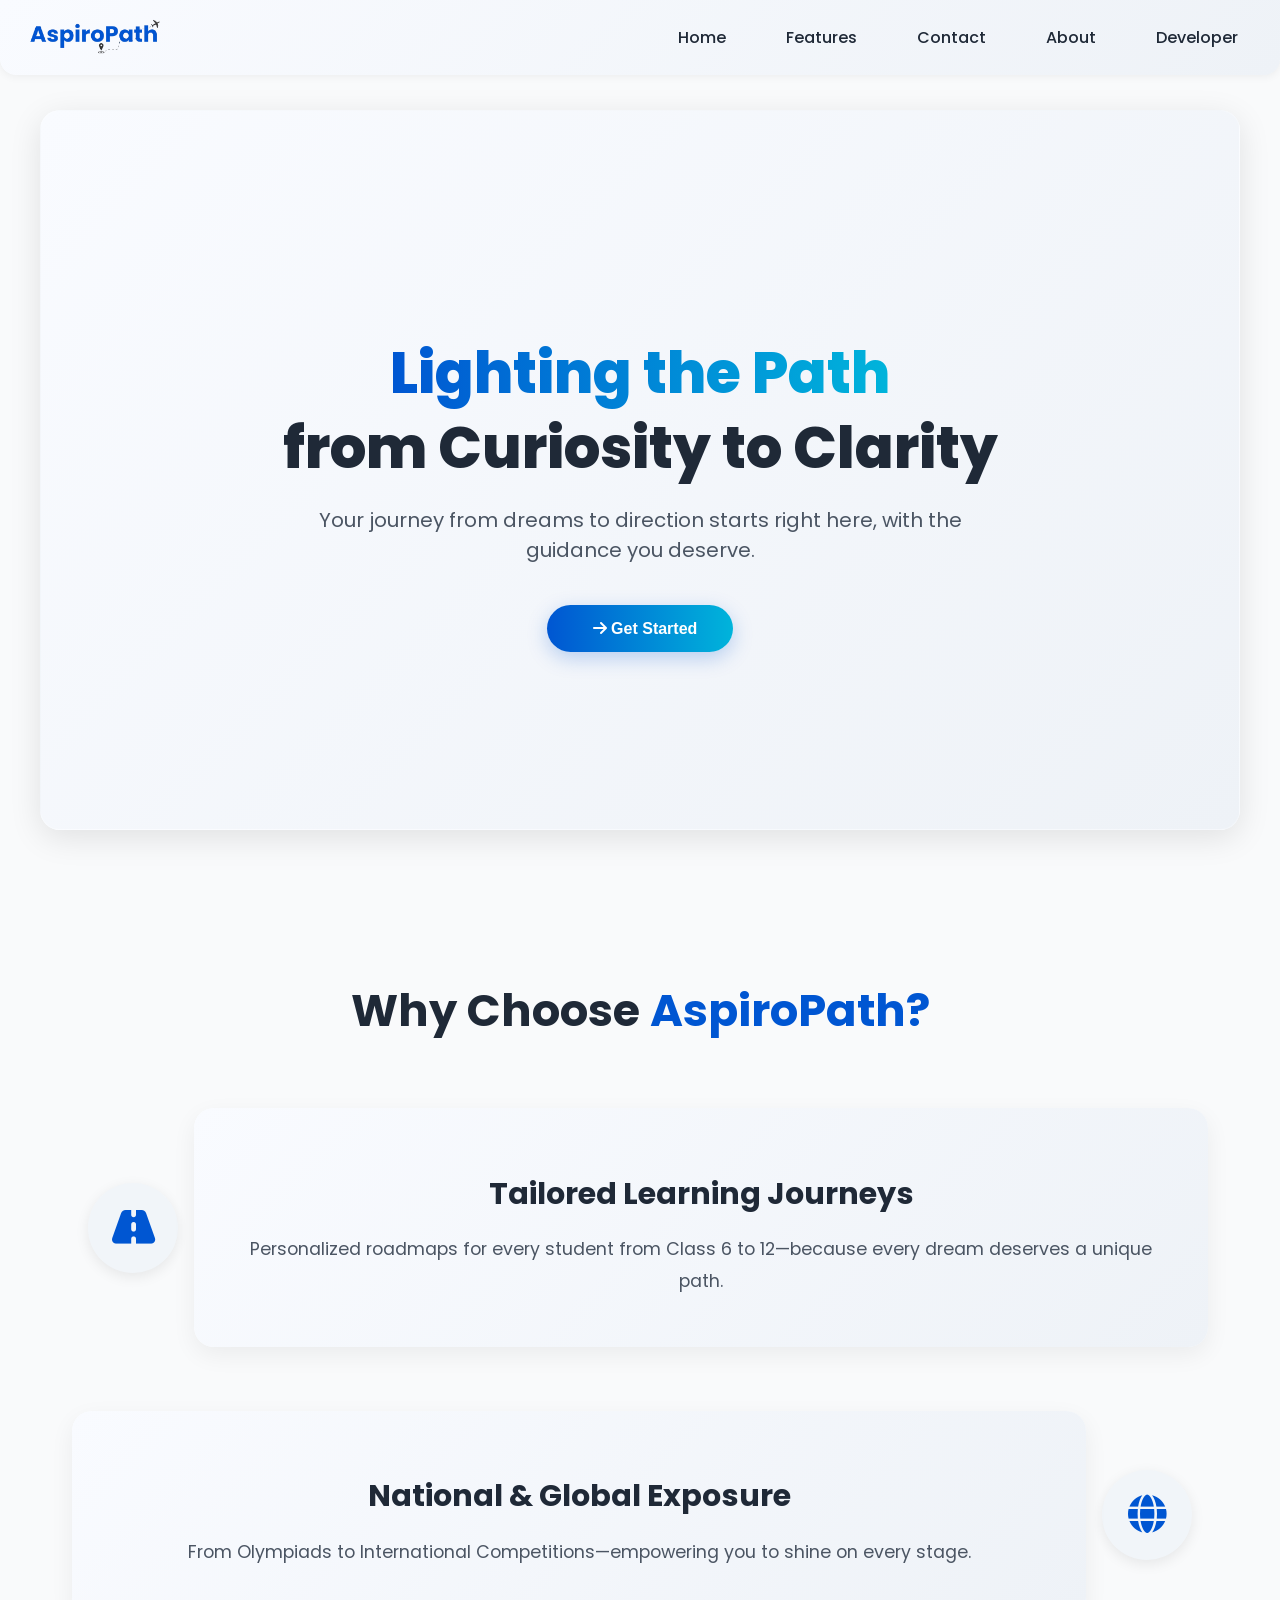
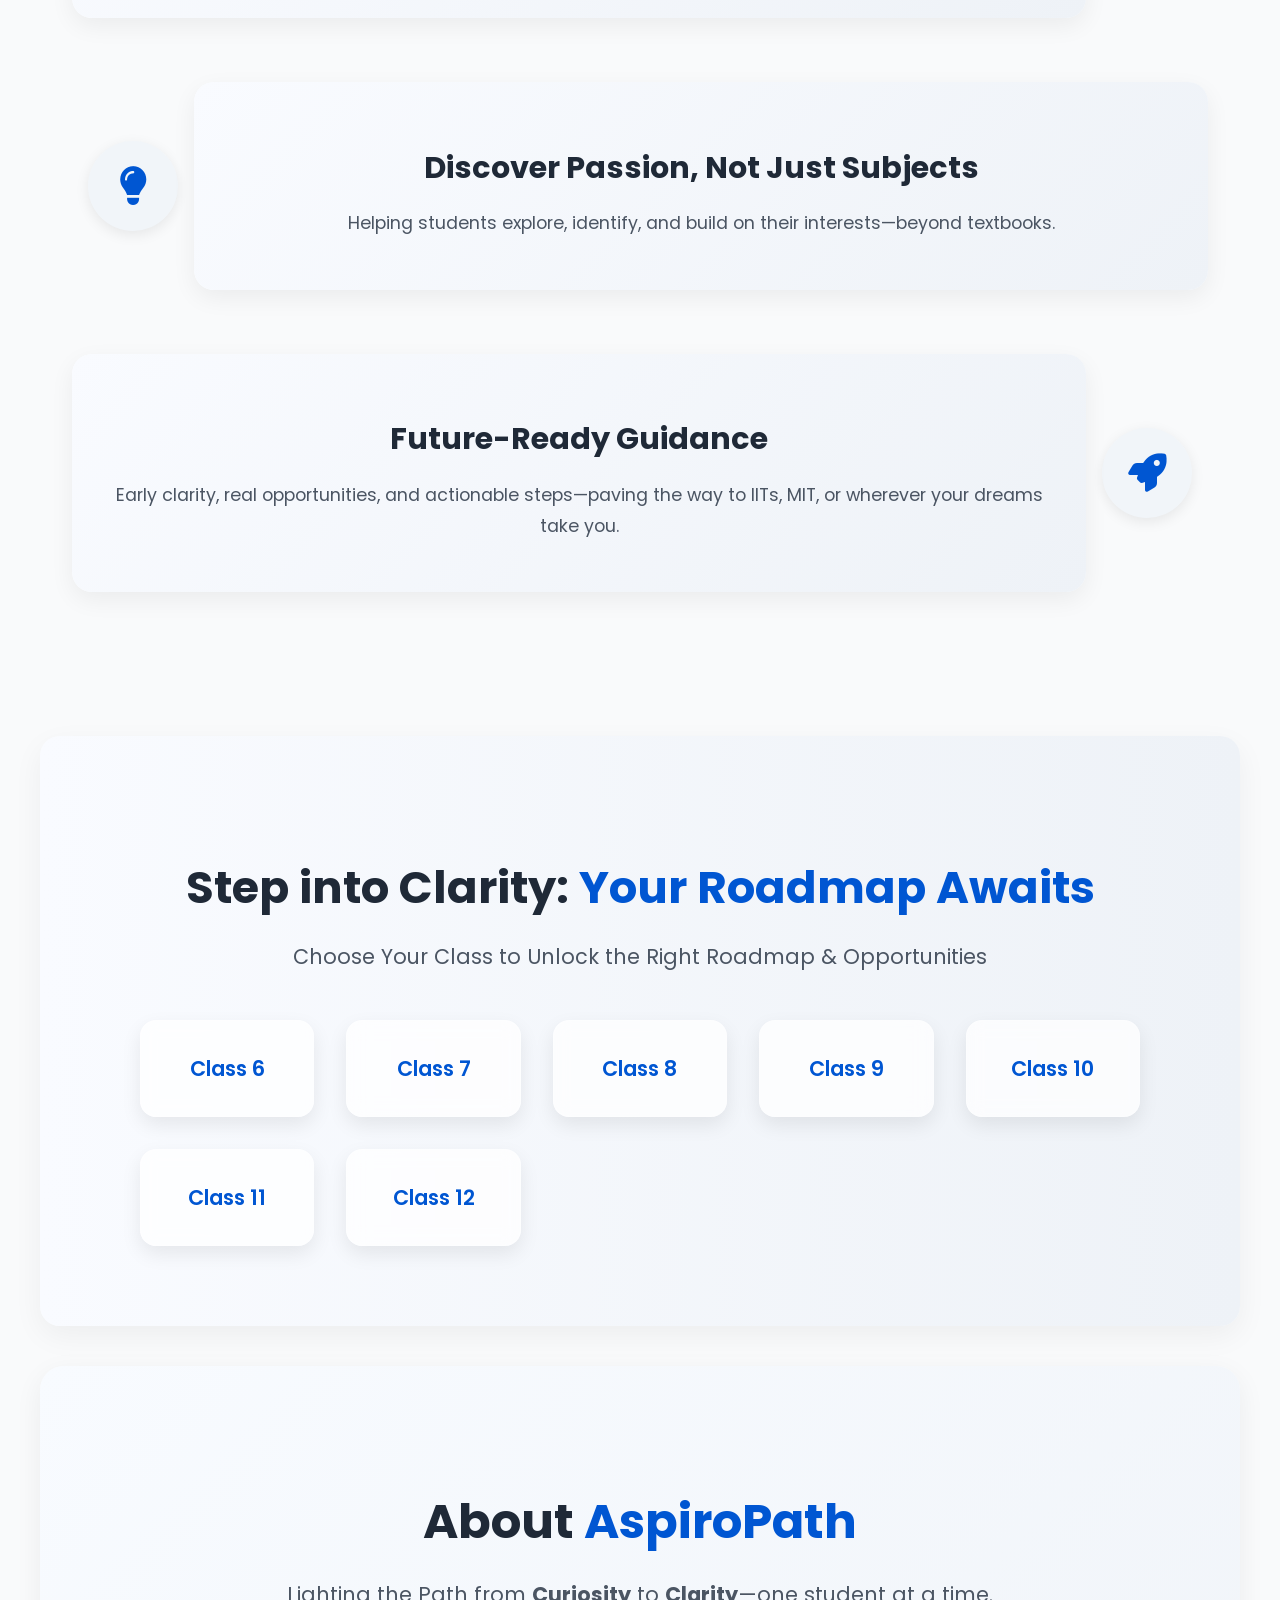
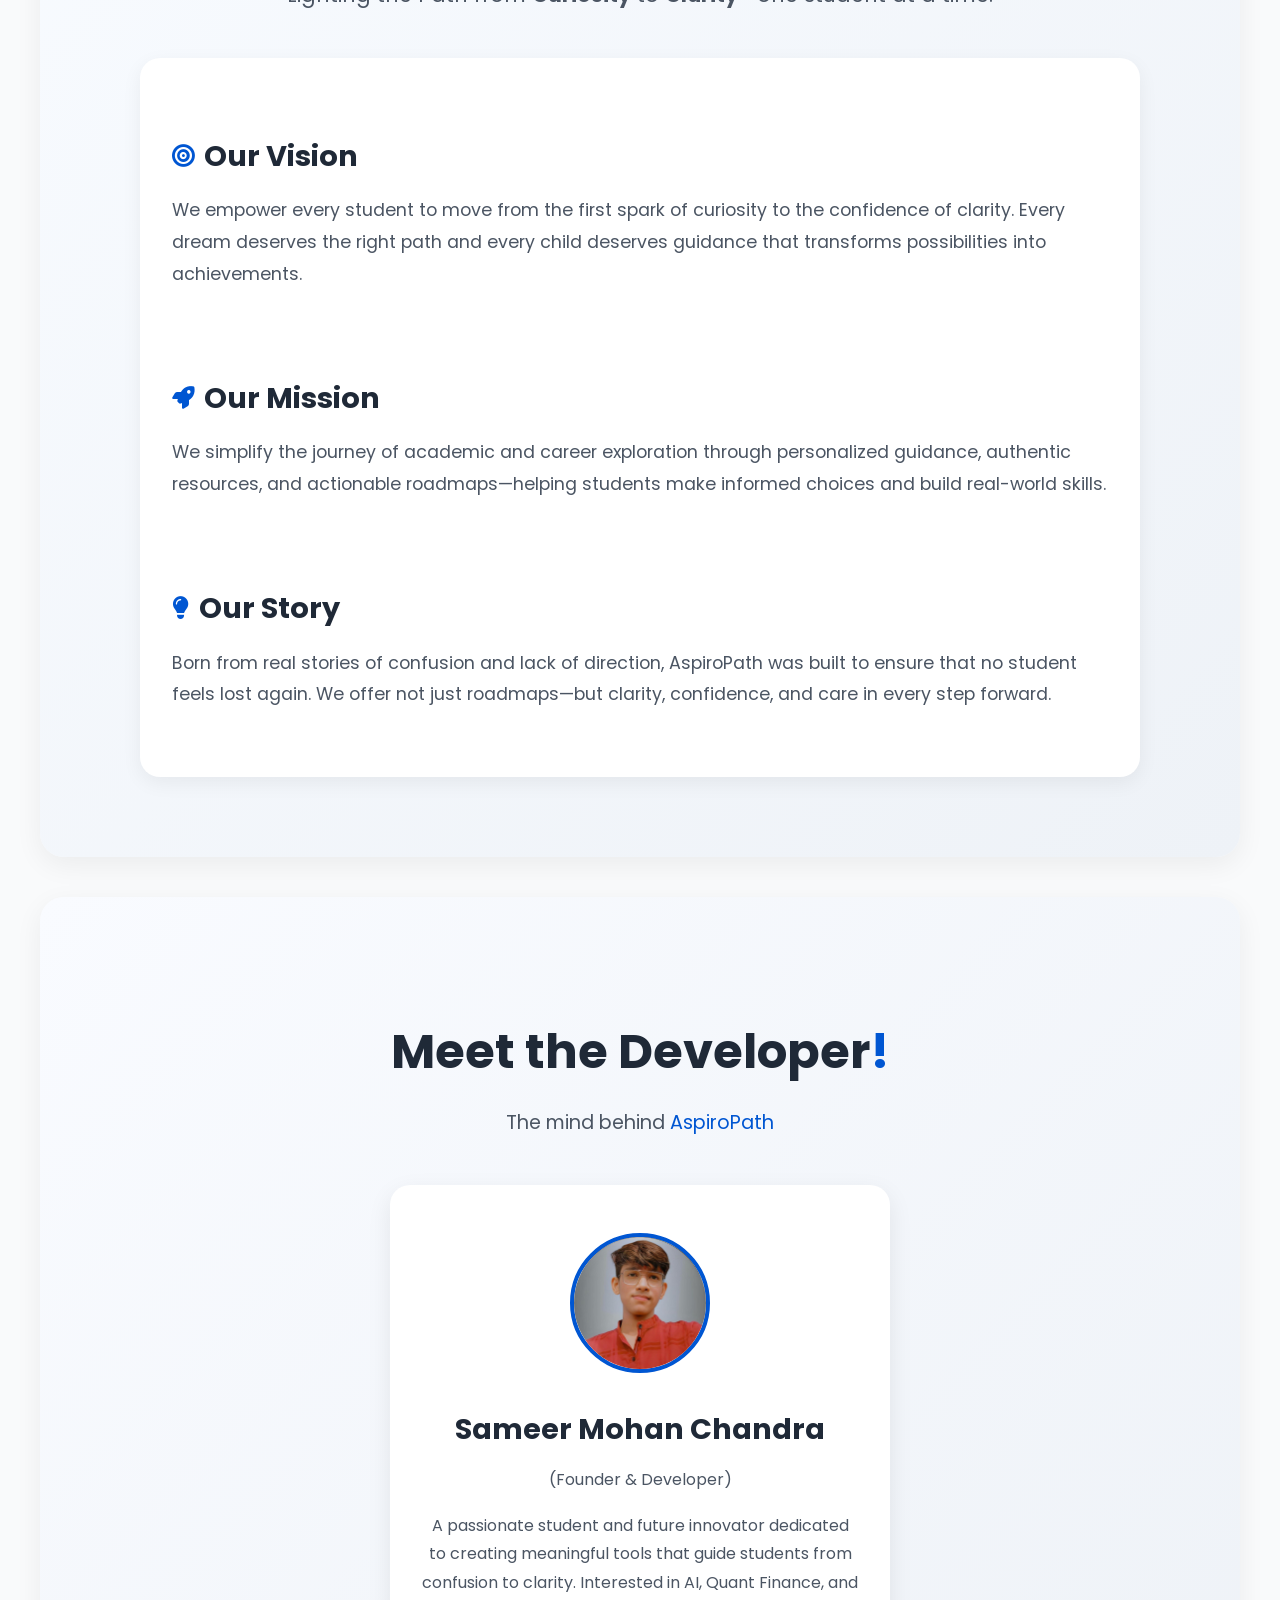
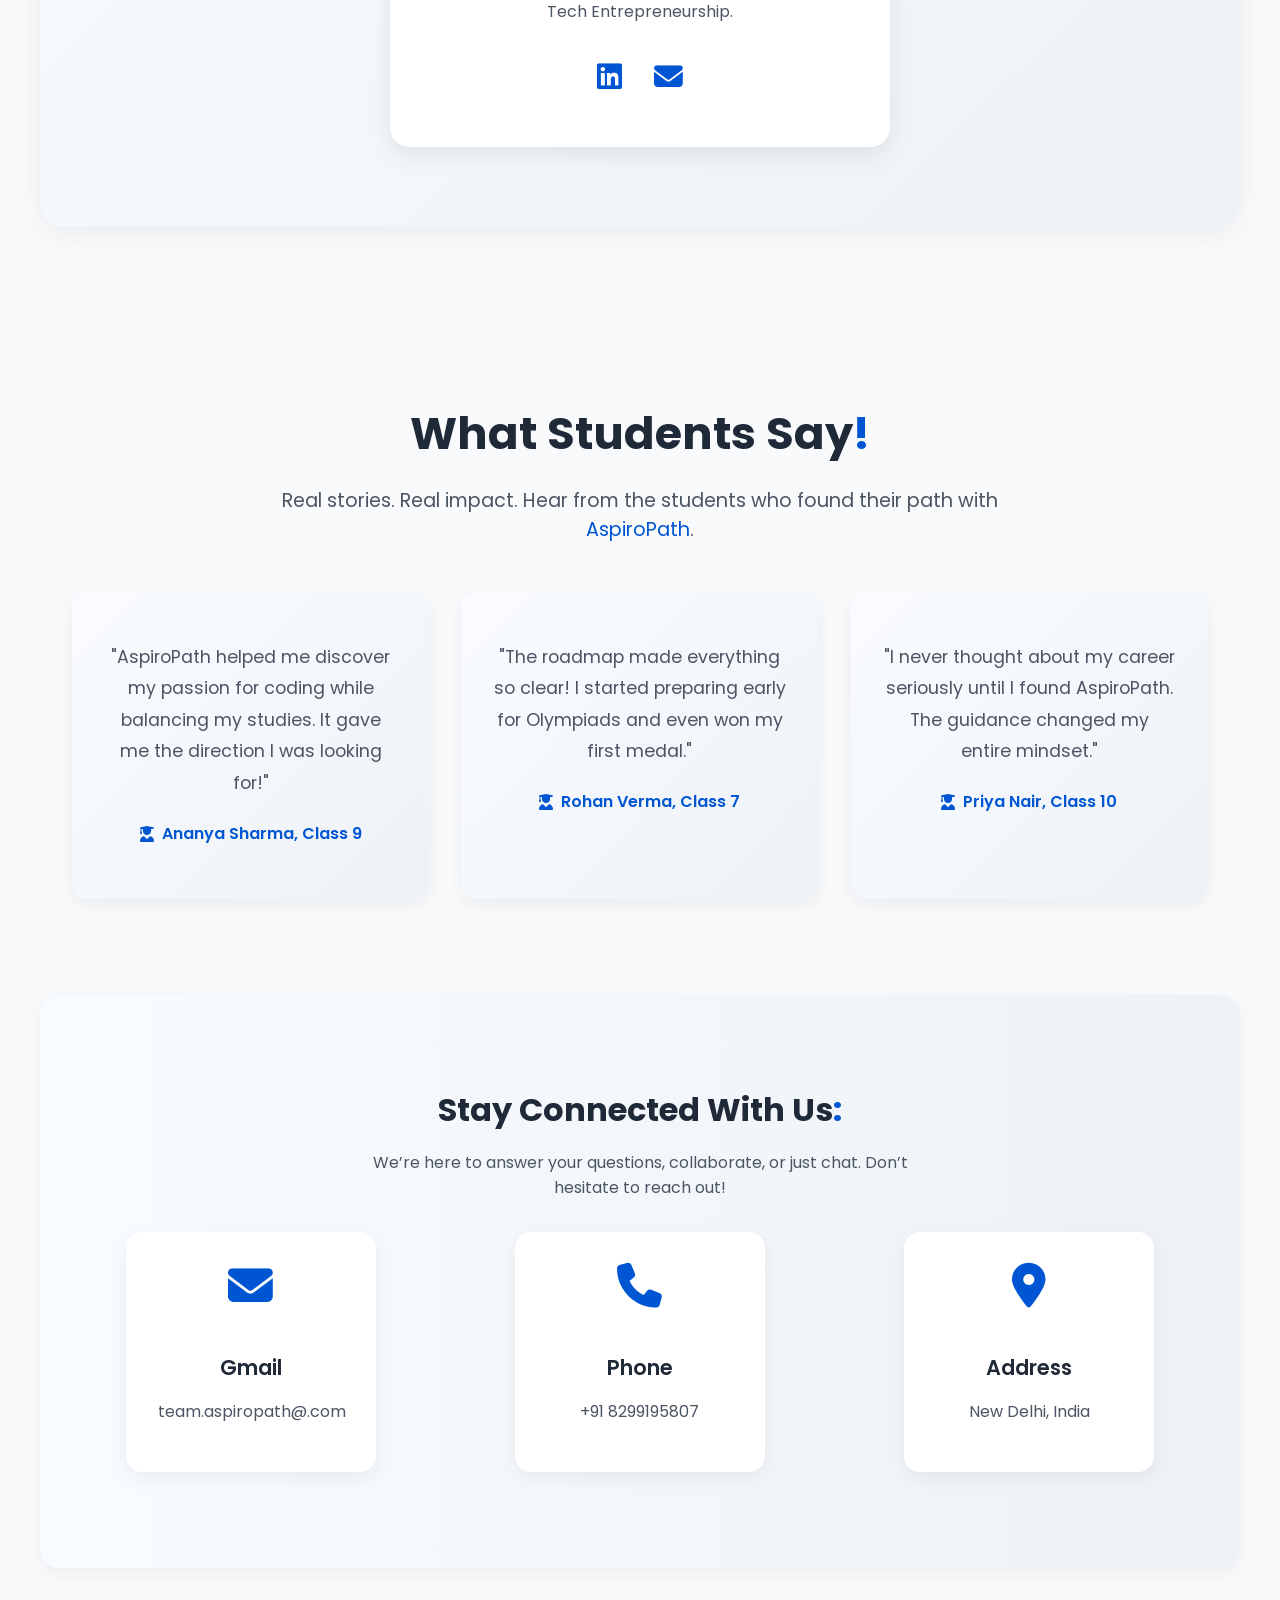
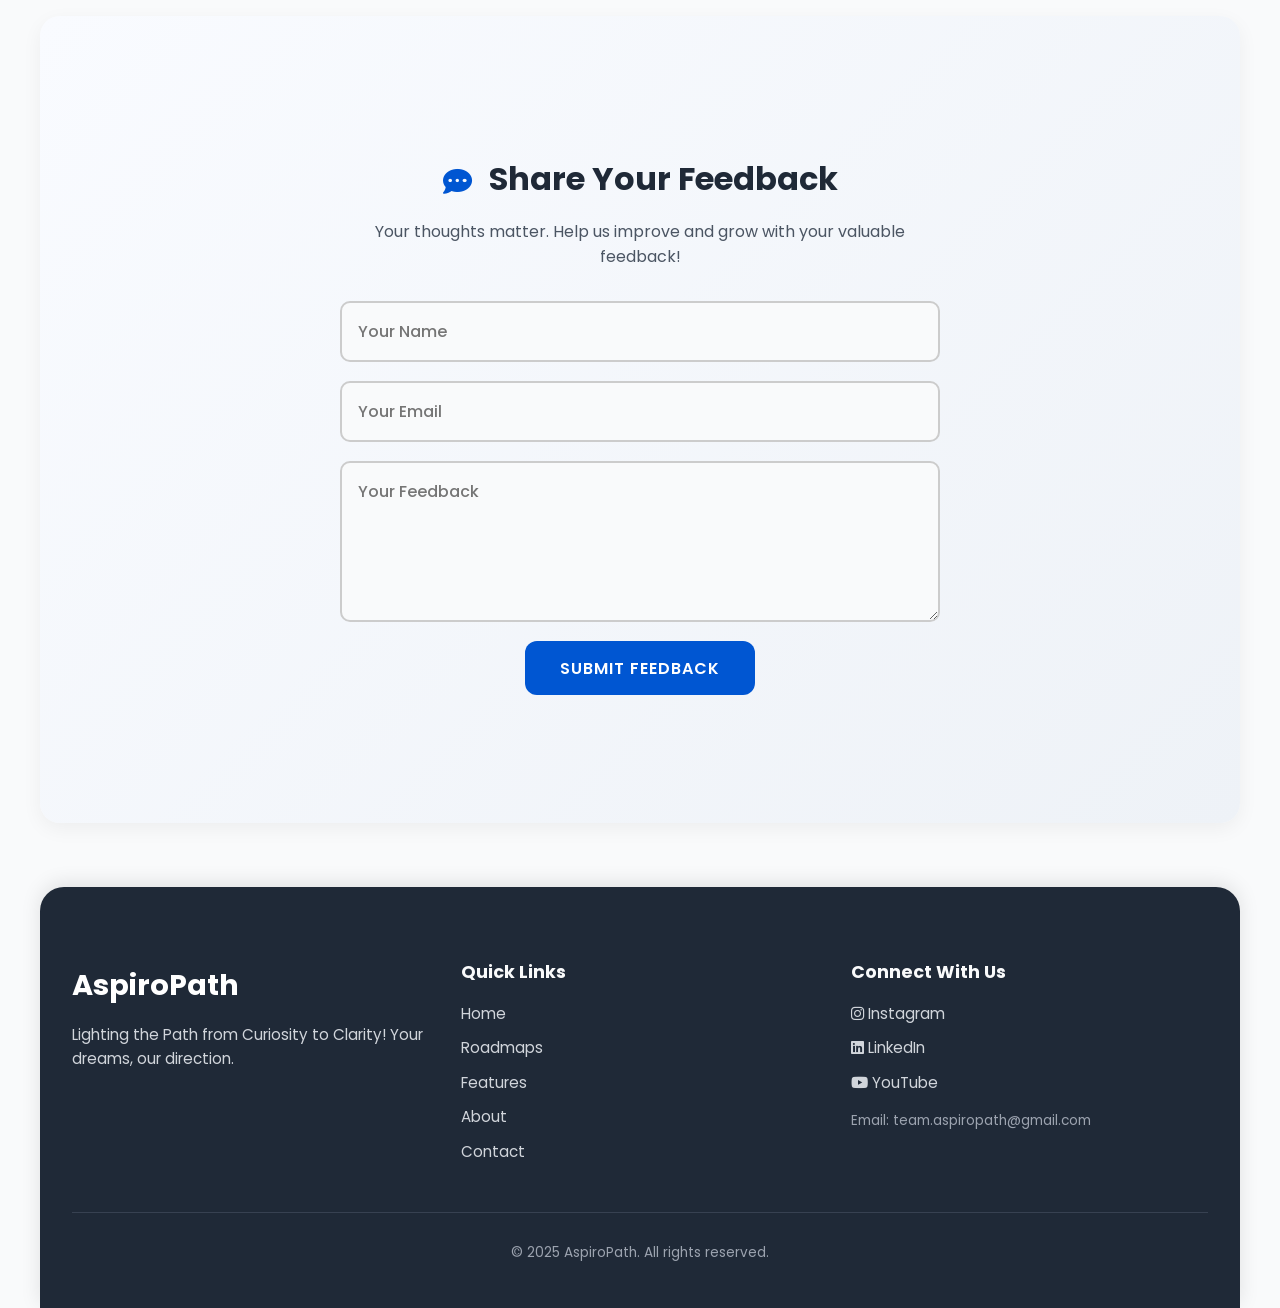
<file: index.html>
<!DOCTYPE html>
<html lang="en">
<head>
  <meta charset="UTF-8" />
  <meta name="viewport" content="width=device-width, initial-scale=1.0" />
  <title>AspiroPath - Lighting the Path from Curiosity to Clarity</title>

  <!-- Meta Description -->
  <meta name="description" content="AspiroPath offers personalized guidance and roadmaps for students from Class 6 to 12—helping them turn dreams into direction with clarity and confidence.">

  <!-- Open Graph Meta for Social Sharing -->
  <meta property="og:title" content="AspiroPath - Lighting the Path from Curiosity to Clarity">
  <meta property="og:description" content="Personalized guidance and actionable roadmaps for students to achieve their dreams.">
  <meta property="og:image" content="images/hero-image.png"> <!-- Fixed path -->
  <meta property="og:url" content="https://your-website-link.com">
  <meta name="twitter:card" content="summary_large_image">

  <!-- Favicon -->
  <!-- Favicon and App Icons -->
<link rel="apple-touch-icon" sizes="180x180" href="images/apple-touch-icon.png">
<link rel="icon" type="image/png" sizes="32x32" href="images/favicon-32x32.png">
<link rel="icon" type="image/png" sizes="16x16" href="images/favicon-16x16.png">
<link rel="manifest" href="images/site.webmanifest">
<link rel="shortcut icon" href="images/favicon.ico" type="image/x-icon">

<!-- Android Icons -->
<link rel="icon" type="image/png" sizes="192x192" href="images/android-chrome-192x192.png">
<link rel="icon" type="image/png" sizes="512x512" href="images/android-chrome-512x512.png">

  <!-- Google Fonts: Poppins -->
  <link href="https://fonts.googleapis.com/css2?family=Poppins:wght@400;500;600;700&display=swap" rel="stylesheet">

  <!-- Font Awesome for Icons -->
  <link rel="stylesheet" href="https://cdnjs.cloudflare.com/ajax/libs/font-awesome/6.5.0/css/all.min.css">

  <link rel="stylesheet" href="style.css" />
</head>
<body>

<header class="navbar">
  <div class="logo">
    <a href="#home">
      <img src="aspiropath-logo.png" alt="AspiroPath Logo" class="logo-img">
    </a>
  </div>

  <div class="menu-toggle" id="menu-toggle">
    <i class="fas fa-bars"></i>
  </div>

  <nav id="nav">
    <ul class="nav-links">
      <li><a href="#home">Home</a></li>
      <li><a href="#features">Features</a></li>
      <li><a href="#contact">Contact</a></li>
      <li><a href="#about">About</a></li>
      <li><a href="#developer">Developer</a></li>
    </ul>
  </nav>
</header>


<section class="hero" id="home">
  <div class="hero-content">
    <h1><span>Lighting the Path</span><br> from Curiosity to Clarity</h1>
    <p>Your journey from dreams to direction starts right here, with the guidance you deserve.</p>
    <button class="hero-btn" onclick="window.location.href='#roadmap'">
      <i class="fas fa-arrow-right"></i> Get Started
    </button>
  </div>
</section>

  <section class="features-section" id="features">
  <h2 class="features-title">Why Choose <span class="highlight-text">AspiroPath?</span></h2>

  <div class="feature feature-left">
    <div class="feature-icon"><i class="fas fa-road"></i></div>
    <div class="feature-text">
      <h3>Tailored Learning Journeys</h3>
      <p>Personalized roadmaps for every student from Class 6 to 12—because every dream deserves a unique path.</p>
    </div>
  </div>

  <div class="feature feature-right">
    <div class="feature-icon"><i class="fas fa-globe"></i></div>
    <div class="feature-text">
      <h3>National & Global Exposure</h3>
      <p>From Olympiads to International Competitions—empowering you to shine on every stage.</p>
    </div>
  </div>

  <div class="feature feature-left">
    <div class="feature-icon"><i class="fas fa-lightbulb"></i></div>
    <div class="feature-text">
      <h3>Discover Passion, Not Just Subjects</h3>
      <p>Helping students explore, identify, and build on their interests—beyond textbooks.</p>
    </div>
  </div>

  <div class="feature feature-right">
    <div class="feature-icon"><i class="fas fa-rocket"></i></div>
    <div class="feature-text">
      <h3>Future-Ready Guidance</h3>
      <p>Early clarity, real opportunities, and actionable steps—paving the way to IITs, MIT, or wherever your dreams take you.</p>
    </div>
  </div>
</section>

  <section class="roadmap-section" id="roadmap">
    <h2 class="roadmap-title">Step into Clarity: <span class="highlight">Your Roadmap Awaits</span></h2>
    <p class="roadmap-subtitle">Choose Your Class to Unlock the Right Roadmap & Opportunities</p>

    <div class="class-cards">
      <div class="class-card">Class 6</div>
      <div class="class-card">Class 7</div>
      <div class="class-card">Class 8</div>
      <div class="class-card">Class 9</div>
      <div class="class-card">Class 10</div>
      <div class="class-card">Class 11</div>
      <div class="class-card">Class 12</div>
    </div>
  </section>

  <section class="about-section" id="about">
    <h2 class="about-title">About <span class="highlight-text">AspiroPath</span></h2>
    <p class="about-subtitle">Lighting the Path from <strong>Curiosity</strong> to <strong>Clarity</strong>—one student at a time.</p>

    <div class="about-box">
      <div class="about-item">
        <h3><i class="fas fa-bullseye"></i> Our Vision</h3>
        <p>We empower every student to move from the first spark of curiosity to the confidence of clarity. Every dream deserves the right path and every child deserves guidance that transforms possibilities into achievements.</p>
      </div>

      <div class="about-item">
        <h3><i class="fas fa-rocket"></i> Our Mission</h3>
        <p>We simplify the journey of academic and career exploration through personalized guidance, authentic resources, and actionable roadmaps—helping students make informed choices and build real-world skills.</p>
      </div>

      <div class="about-item">
        <h3><i class="fas fa-lightbulb"></i> Our Story</h3>
        <p>Born from real stories of confusion and lack of direction, AspiroPath was built to ensure that no student feels lost again. We offer not just roadmaps—but clarity, confidence, and care in every step forward.</p>
      </div>
    </div>
  </section>

<section class="developer-section" id="developer">
  <h2 class="developer-title">
    Meet the Developer<span class="highlight-text">!</span>
    </h2>
  <p class="developer-subtitle">
    The mind behind <span class="highlight-text">AspiroPath</span>
  </p>

  <div class="developer-card">
    <img src="sameer-profile.jpg" alt="Sameer Mohan Chandra" class="developer-pic">
    <h3 class="developer-name">Sameer Mohan Chandra</h3>
    <p class="developer-role">(Founder & Developer)</p>
    <p class="developer-bio">
      A passionate student and future innovator dedicated to creating meaningful tools that guide students from confusion to clarity. Interested in AI, Quant Finance, and Tech Entrepreneurship.
    </p>
    <div class="developer-socials">
      <a href="https://www.linkedin.com/in/sameermohanchandra" target="_blank">
        <i class="fa-brands fa-linkedin"></i>
      </a>
      <a href="mailto:sameermohanc@gmail.com">
        <i class="fa-solid fa-envelope"></i>
      </a>
    </div>
  </div>
</section>

  <div id="roadmap-modal" class="modal hidden">
    <div class="modal-content">
      <span class="close-btn">&times;</span>
      <h3 id="modal-title">Class Roadmap</h3>
      <p id="modal-text">Roadmap content yahan dikhega.</p>
    </div>
  </div>

  <section class="testimonials-section">
    <h2 class="testimonials-title">What Students Say<span class="highlight-text">!</span></h2>
    <p class="testimonials-subtitle">Real stories. Real impact. Hear from the students who found their path with <span class="highlight-text">AspiroPath</span>.</p>

    <div class="testimonials-container">
      <div class="testimonial-card">
        <p>"AspiroPath helped me discover my passion for coding while balancing my studies. It gave me the direction I was looking for!"</p>
        <h4><i class="fa-solid fa-user-graduate"></i> Ananya Sharma, Class 9</h4>
      </div>
      <div class="testimonial-card">
        <p>"The roadmap made everything so clear! I started preparing early for Olympiads and even won my first medal."</p>
        <h4><i class="fa-solid fa-user-graduate"></i> Rohan Verma, Class 7</h4>
      </div>
      <div class="testimonial-card">
        <p>"I never thought about my career seriously until I found AspiroPath. The guidance changed my entire mindset."</p>
        <h4><i class="fa-solid fa-user-graduate"></i> Priya Nair, Class 10</h4>
      </div>
    </div>
  </section>

  <section class="contact-section" id="contact">
    <div class="container">
      <h2 class="section-title">Stay Connected With Us<span class="highlight-text">:</span></h2>
      <p class="section-subtitle">We’re here to answer your questions, collaborate, or just chat. Don’t hesitate to reach out!</p>

      <div class="contact-info-grid">
        <div class="contact-item">
          <i class="fas fa-envelope contact-icon"></i>
          <h4>Gmail</h4>
          <p>team.aspiropath@.com</p>
        </div>
        <div class="contact-item">
          <i class="fas fa-phone contact-icon"></i>
          <h4>Phone</h4>
          <p>+91 8299195807</p>
        </div>
        <div class="contact-item">
          <i class="fas fa-map-marker-alt contact-icon"></i>
          <h4>Address</h4>
          <p>New Delhi, India</p>
        </div>
      </div>
    </div>
  </section>

  <section class="feedback-section" id="feedback">
  <div class="container">
    <h2 class="section-title">
      <i class="fas fa-comment-dots feedback-icon"></i> Share Your Feedback
    </h2>
    <p class="section-subtitle">Your thoughts matter. Help us improve and grow with your valuable feedback!</p>

    <form class="feedback-form" action=https://script.google.com/macros/s/AKfycbyI9Cdgsp_JAzCumDF1kVYVySNUqanJOldGmBJ1_ZHm8XWYXHs3T8p4pL2D3NIjXV6ixA/exec   method="POST">
  <input type="text" name="name" placeholder="Your Name" required>
  <input type="email" name="email" placeholder="Your Email" required>
  <textarea name="message" rows="5" placeholder="Your Feedback" required></textarea>
  <button type="submit">Submit Feedback</button>
</form>
  </div>
</section>

  <footer class="footer-section">
  <div class="footer-container">
    <div class="footer-column">
      <h3 class="footer-logo">AspiroPath</h3>
      <p class="footer-description">
        Lighting the Path from Curiosity to Clarity!  
        Your dreams, our direction.
      </p>
    </div>

    <div class="footer-column">
      <h4>Quick Links</h4>
      <ul class="footer-links">
        <li><a href="#home">Home</a></li>
        <li><a href="#roadmap">Roadmaps</a></li>
        <li><a href="#features">Features</a></li>
        <li><a href="#about">About</a></li>
        <li><a href="#contact">Contact</a></li>
      </ul>
    </div>

    <div class="footer-column">
      <h4>Connect With Us</h4>
      <ul class="footer-social">
        <li><a href="https://www.instagram.com/aspiropath.hq?igsh=MWt6OThoaXJpbm9uNg=="><i class="fab fa-instagram"></i> Instagram</a></li>
        <li><a href="https://www.linkedin.com/company/aspiropath/"><i class="fab fa-linkedin"></i> LinkedIn</a></li>
        <li><a href="#"><i class="fab fa-youtube"></i> YouTube</a></li>
      </ul>
      <p class="footer-contact">Email: team.aspiropath@gmail.com</p>
    </div>
  </div>

  <div class="footer-bottom">
    <p>&copy; 2025 AspiroPath. All rights reserved.</p>
  </div>
</footer>

  <script src="script.js"></script>
</body>
</html>
</file>
<file: style.css>
html {
  scroll-behavior: smooth;
}

body {
  margin: 0;
  padding-top: 80px; /* 👈 Prevent content hiding behind fixed navbar */
  font-family: 'Poppins', sans-serif;
  background-color: #f9fafb;
  color: #1f2937;
}

/* Navbar */
/* Navbar - Clean & Final */
.navbar {
  position: fixed;
  top: 0;
  left: 0;
  width: 100%;
  z-index: 999;
  background: linear-gradient(135deg, #f9fbff, #eef2f7);
  backdrop-filter: blur(10px);
  box-shadow: 0 4px 12px rgba(0, 0, 0, 0.05);
  display: flex;
  justify-content: space-between;
  align-items: center;
  padding: 0.8rem 2rem;
  border-radius: 0 0 16px 16px;
}

/* Logo */
.logo-img {
  height: 45px;
  width: auto;
  cursor: pointer;
  animation: breathing 3s ease-in-out infinite;
}

@keyframes breathing {
  0% { transform: scale(1); }
  50% { transform: scale(1.05); }
  100% { transform: scale(1); }
}

/* Menu Icon (for mobile toggle) */
.menu-toggle {
  display: none;
  font-size: 2rem;
  color: #0056D2;
  cursor: pointer;
}

/* Nav Links */
.nav-links {
  list-style: none;
  display: flex;
  gap: 2rem;
  margin: 0;
  padding: 0;
}

.nav-links a {
  text-decoration: none;
  color: #1f2937;
  font-weight: 500;
  padding: 10px 18px;
  border-radius: 30px;
  position: relative;
  transition: all 0.3s ease;
}

.nav-links a::after {
  content: "";
  position: absolute;
  left: 50%;
  bottom: 4px;
  transform: translateX(-50%);
  width: 0%;
  height: 2px;
  background-color: #0056D2;
  border-radius: 50px;
  transition: width 0.3s ease;
}

.nav-links a:hover::after {
  width: 70%;
}

.nav-links a:hover {
  color: #0056D2;
  transform: translateY(-3px) scale(1.05);
}

/* Responsive Navbar */
@media (max-width: 768px) {
  .menu-toggle {
    display: block;
  }

  #nav {
    display: none;
    position: absolute;
    top: 100%;
    left: 0;
    width: 100%;
    background: #ffffff;
    padding: 1rem 0;
    border-radius: 0 0 16px 16px;
    box-shadow: 0 8px 16px rgba(0, 0, 0, 0.05);
    flex-direction: column;
    align-items: center;
    gap: 1rem;
  }

  #nav.active {
    display: flex;
  }

  .nav-links {
    flex-direction: column;
    gap: 1rem;
  }

  .nav-links a {
    padding: 10px 0;
    width: 100%;
    text-align: center;
  }
}


/* Hero Section */
.hero {
  display: flex;
  align-items: center;
  justify-content: center;
  min-height: 80vh;
  text-align: center;
  padding: 4rem 2rem;
  border-radius: 20px;
  margin: 30px auto;
  width: 95%;
  background: linear-gradient(135deg, #f9fbff, #eef2f7);
  backdrop-filter: blur(12px);
  border: 1px solid rgba(255,255,255,0.2);
  box-shadow: 0 8px 32px rgba(0,0,0,0.1);
}

.hero-content h1 {
  font-size: 3.6rem;
  font-weight: 800;
  margin-bottom: 1rem;
  color: #1f2937;
  line-height: 1.3;
  animation: fadeSlideUp 1s ease-out forwards;
}

.hero-content h1 span {
  background: linear-gradient(to right, #0056D2, #00b4db);
  -webkit-background-clip: text;
  -webkit-text-fill-color: transparent;
}

.hero-content p {
  font-size: 1.25rem;
  color: #4b5563;
  margin-bottom: 2.5rem;
  max-width: 700px;
  margin-left: auto;
  margin-right: auto;
  animation: fadeSlideUp 1.2s ease-out forwards;
}

.hero-btn {
  background: linear-gradient(to right, #0056d2, #00b4db);
  color: #fff;
  padding: 0.9rem 2.2rem;
  border: none;
  border-radius: 50px;
  font-size: 1rem;
  cursor: pointer;
  box-shadow: 0 6px 20px rgba(0,86,210,0.25);
  transition: all 0.3s ease;
  font-weight: 600;
  animation: fadeSlideUp 1.4s ease-out forwards;
}

.hero-btn i {
  margin-left: 10px;
}

.hero-btn:hover {
  transform: translateY(-5px) scale(1.03);
  box-shadow: 0 10px 25px rgba(0,86,210,0.35);
}

/* Animation */
@keyframes fadeSlideUp {
  0% {
    opacity: 0;
    transform: translateY(40px);
  }
  100% {
    opacity: 1;
    transform: translateY(0);
  }
}

/* Responsive */
@media (max-width: 768px) {
  .hero-content h1 {
    font-size: 2.2rem;
  }

  .hero-content p {
    font-size: 1rem;
  }

  .nav-links {
    gap: 1rem;
  }

  .nav-links a {
    padding: 8px 12px;
    font-size: 0.9rem;
  }
}

/* Class Section */
.class-section {
  padding: 4rem 2rem;
  text-align: center;
}

.class-section h2 {
  font-size: 2rem;
  margin-bottom: 3rem;
  color: #1f2937;
}

.class-cards {
  display: grid;
  grid-template-columns: repeat(auto-fit, minmax(150px, 1fr));
  gap: 2rem;
  max-width: 1000px;
  margin: 0 auto;
}

.class-card {
  background-color: #fff;
  padding: 2rem;
  border-radius: 12px;
  box-shadow: 0 2px 10px rgba(0,0,0,0.05);
  font-size: 1.2rem;
  font-weight: 600;
  color: #0056d2;
  cursor: pointer;
  transition: transform 0.1s ease, box-shadow 0.1s ease;
}

.class-card:hover {
  transform: translateY(-8px);
  box-shadow: 0 6px 20px rgba(0,0,0,0.1);
}

/* Features Section */
.features-section {
  padding: 5rem 2rem;
  max-width: 1200px;
  margin: 0 auto;
  text-align: center;
}

.features-title {
  font-size: 2.8rem;
  font-weight: 700;
  margin-bottom: 4rem;
  color: #1f2937;
}

.highlight-text {
  color: #0056D2;
}

.feature {
  display: flex;
  align-items: center;
  justify-content: space-between;
  margin-bottom: 4rem;
  flex-wrap: wrap;
  opacity: 0;
  transform: translateY(40px);
  animation: fadeSlide 0.8s forwards;
  animation-timing-function: ease-in-out;
}

.feature:nth-child(2) { animation-delay: 0.1s; }
.feature:nth-child(3) { animation-delay: 0.1s; }
.feature:nth-child(4) { animation-delay: 0.1s; }
.feature:nth-child(5) { animation-delay: 0.1s; }

.feature-left {
  flex-direction: row;
}

.feature-right {
  flex-direction: row-reverse;
}

.feature-icon {
  flex-shrink: 0;
  width: 90px;
  height: 90px;
  font-size: 2.4rem;
  color: #0056D2;
  margin: 1rem;
  background: #f1f5f9;
  border-radius: 50%;
  box-shadow: 0 4px 14px rgba(0, 0, 0, 0.08);
  display: flex;
  align-items: center;
  justify-content: center;
  aspect-ratio: 1 / 1;
}

.feature-text {
  flex: 1 1 500px;
  padding: 2rem;
  border-radius: 20px;
  background: linear-gradient(135deg, #f9fbff, #eef2f7);
  backdrop-filter: blur(4px);
  box-shadow: 0 8px 24px rgba(0,0,0,0.06);
  transition: transform 0.3s ease, box-shadow 0.3s ease;
}

.feature-text:hover {
  transform: translateY(-8px);
  box-shadow: 0 12px 28px rgba(0,0,0,0.1);
}

.feature-text h3 {
  font-size: 1.9rem;
  font-weight: 700;
  color: #1f2937;
  margin-bottom: 1rem;
}

.feature-text p {
  font-size: 1.1rem;
  line-height: 1.8;
  color: #4b5563;
}

@keyframes fadeSlide {
  to {
    opacity: 1;
    transform: translateY(0);
  }
}

/* ✅ Responsive Fixes */
@media (max-width: 992px) {
  .feature-text {
    flex: 1 1 100%;
    padding: 1.5rem;
  }
}

@media (max-width: 768px) {
  .feature {
    flex-direction: column !important;
    text-align: center;
  }

  .feature-icon {
    margin-bottom: 1rem;
    width: 70px;
    height: 70px;
    font-size: 2rem;
  }

  .feature-text h3 {
    font-size: 1.5rem;
  }

  .feature-text p {
    font-size: 1rem;
  }

  .features-title {
    font-size: 2rem;
  }
}

/* Modal */
.modal {
  position: fixed;
  top: 0;
  left: 0;
  width: 100%;
  height: 100%;
  background: rgba(0,0,0,0.5);
  display: flex;
  align-items: center;
  justify-content: center;
  z-index: 999;
}

.modal-content {
  background: #fff;
  padding: 2rem;
  border-radius: 16px;
  width: 90%;
  max-width: 900px;
  max-height: 80vh;
  overflow-y: auto;
  text-align: left;
  position: relative;
  box-shadow: 0 8px 30px rgba(0,0,0,0.2);
  line-height: 1.8;
  font-size: 1rem;
}

.close-btn {
  position: sticky;
  top: 0;
  float: right;
  font-size: 1.8rem;
  cursor: pointer;
  color: #333;
  z-index: 1000;
}

.hidden {
  display: none;
}

/* Roadmap & Guidance Section */
.roadmap-section {
  padding: 5rem 2rem;
  max-width: 1200px;
  margin: 0 auto;
  text-align: center;
  background: linear-gradient(to right, #f9fbff, #eef2f7);
  border-radius: 20px;
  box-shadow: 0 10px 30px rgba(0,0,0,0.05);
}

.roadmap-title {
  font-size: 2.8rem;
  font-weight: 700;
  color: #1f2937;
  margin-bottom: 1rem;
}

.roadmap-title .highlight {
  color: #0056d2;
}

.roadmap-subtitle {
  font-size: 1.3rem;
  color: #4b5563;
  margin-bottom: 3rem;
  max-width: 700px;
  margin-left: auto;
  margin-right: auto;
}

.class-cards {
  display: grid;
  grid-template-columns: repeat(auto-fit, minmax(160px, 1fr));
  gap: 2rem;
  max-width: 1000px;
  margin: 0 auto;
}

.class-card {
  background: rgba(255, 255, 255, 0.75);
  backdrop-filter: blur(8px);
  border-radius: 16px;
  padding: 2rem;
  box-shadow: 0 8px 20px rgba(0,0,0,0.08);
  font-size: 1.3rem;
  font-weight: 600;
  color: #0056d2;
  cursor: pointer;
  border: 1px solid rgba(255,255,255,0.2);
  transition: transform 0.4s ease, box-shadow 0.4s ease;
}

.class-card:hover {
  transform: translateY(-8px) scale(1.05);
  box-shadow: 0 12px 30px rgba(0,0,0,0.12);
  background: rgba(255, 255, 255, 0.85);
}

/* Mobile Responsive */
@media (max-width: 768px) {
  .roadmap-title {
    font-size: 2rem;
  }
  .roadmap-subtitle {
    font-size: 1rem;
  }
}

/* Testimonial Section */
.testimonials-section {
  padding: 6rem 2rem;
  max-width: 1200px;
  margin: 0 auto;
  text-align: center;
}

.testimonials-title {
  font-size: 2.8rem;
  font-weight: 700;
  color: #1f2937;
  margin-bottom: 1rem;
}

.testimonials-subtitle {
  font-size: 1.2rem;
  color: #4b5563;
  margin-bottom: 3rem;
  max-width: 800px;
  margin-left: auto;
  margin-right: auto;
}

.testimonials-container {
  display: grid;
  grid-template-columns: repeat(auto-fit, minmax(300px, 1fr));
  gap: 2rem;
}

.testimonial-card {
  background: linear-gradient(135deg, #f9fbff, #eef2f7);
  padding: 2rem;
  border-radius: 16px;
  box-shadow: 0 6px 20px rgba(0,0,0,0.06);
  position: relative;
  transition: transform 0.3s ease, box-shadow 0.3s ease;
}

.testimonial-card:hover {
  transform: translateY(-6px) scale(1.03);
  box-shadow: 0 12px 30px rgba(0,0,0,0.1);
}

.testimonial-card p {
  font-size: 1.1rem;
  color: #4b5563;
  line-height: 1.8;
  margin-bottom: 1.2rem;
}

.testimonial-card h4 {
  font-size: 1rem;
  font-weight: 600;
  color: #0056D2;
  display: flex;
  align-items: center;
  justify-content: center;
  gap: 8px;
}

/* Mobile Adjustments */
@media (max-width: 768px) {
  .testimonials-title {
    font-size: 2.2rem;
  }

  .testimonials-subtitle {
    font-size: 1rem;
  }
}

/* Contact & Feedback Section */
/* Shared Styles */
.container {
  max-width: 1200px;
  margin: 0 auto;
  padding: 4rem 2rem;
  font-family: 'Poppins', sans-serif;
}

.section-title {
  font-size: 2.6rem;
  font-weight: 700;
  color: #1f2937;
  margin-bottom: 1rem;
  text-align: center;
}

.section-subtitle {
  font-size: 1.1rem;
  color: #4b5563;
  margin-bottom: 3rem;
  text-align: center;
}

/* Contact Section */
.contact-section {
  background: linear-gradient(to right, #f8fbff, #eef2f7);
  border-radius: 20px;
  box-shadow: 0 6px 20px rgba(0,0,0,0.05);
}

.contact-info-grid {
  display: flex;
  justify-content: space-around;
  flex-wrap: wrap;
  gap: 2rem;
  margin-bottom: 2rem;
}

.contact-item {
  background: #fff;
  border-radius: 16px;
  padding: 2rem;
  box-shadow: 0 6px 20px rgba(0,0,0,0.06);
  text-align: center;
  width: 250px;
}

.contact-icon {
  font-size: 2.8rem;
  color: #0056d2;
  margin-bottom: 1rem;
}

.contact-item h4 {
  font-size: 1.3rem;
  font-weight: 600;
  margin-bottom: 0.5rem;
}

.contact-item p {
  font-size: 1rem;
  color: #4b5563;
}

/* Feedback Section */
.feedback-section {
  background: linear-gradient(135deg, #f9fbff, #eef2f7);
  border-radius: 20px;
  box-shadow: 0 6px 20px rgba(0,0,0,0.05);
  margin-top: 3rem;
  padding: 3rem 2rem 4rem;
  text-align: center;
  font-family: 'Poppins', sans-serif;
}

.section-title {
  font-size: 2rem;
  font-weight: 700;
  color: #1f2937;
  margin-bottom: 0.8rem;
}

.section-subtitle {
  font-size: 1rem;
  color: #4b5563;
  margin-bottom: 2rem;
  max-width: 600px;
  margin-left: auto;
  margin-right: auto;
}

.feedback-form {
  max-width: 600px;
  margin: 0 auto;
  display: flex;
  flex-direction: column;
  align-items: center;    /* ✅ Button center aligned */
  gap: 1.2rem;
  font-family: 'Poppins', sans-serif;
}

.feedback-form input,
.feedback-form textarea {
  width: 100%;
  font-family: 'Poppins', sans-serif;
  font-size: 1rem;
  border: 2px solid #ccc;
  padding: 1rem;
  border-radius: 10px;
  color: #333;
  font-weight: 500;
  background-color: #f9fafb;
  transition: all 0.3s ease, border-color 0.3s ease, box-shadow 0.3s ease;
  outline: none; /* Removes default outline */
}

.feedback-form input:hover,
.feedback-form textarea:hover {
  border-color: #0056d2;
  box-shadow: 0 0 8px rgba(0, 86, 210, 0.1);
}

.feedback-form input:focus,
.feedback-form textarea:focus {
  border-color: #0056d2;
  box-shadow: 0 0 10px rgba(0, 86, 210, 0.2);
  background-color: #fff;
}

/* Button Styling - Centered & Consistent */
.feedback-form button {
  background-color: #0056d2;
  color: #ffffff;
  padding: 0.9rem 2.2rem;
  border-radius: 12px;
  font-weight: 600;
  font-size: 1rem;
  text-transform: uppercase;
  letter-spacing: 1px;
  font-family: 'Poppins', sans-serif;  /* 👈 Add this line */
  border: none;
  cursor: pointer;
  transition: all 0.3s ease;
}

.feedback-form button:hover {
  background-color: #003f9e;
  transform: translateY(-3px);
  box-shadow: 0 6px 16px rgba(0,0,0,0.1);
}

/* Feedback Icon Styling */
.feedback-icon {
  color: #0056d2;
  margin-right: 10px;
  font-size: 1.8rem;
  vertical-align: middle;
  animation: bounce 2s infinite;
}

@keyframes bounce {
  0%, 100% {
    transform: translateY(0);
  }
  50% {
    transform: translateY(-5px);
  }
}

.about-section {
  text-align: center;
  padding: 5rem 2rem;
  background: linear-gradient(135deg, #f8fbff, #eef2f7);
  border-radius: 24px;
  margin: 40px auto;
  width: 95%;
  box-shadow: 0 8px 28px rgba(0, 0, 0, 0.06);
}

.about-title {
  font-size: 3rem;
  font-weight: 700;
  margin-bottom: 1rem;
  color: #1f2937;
}

.highlight-text {
  color: #0056d2;
}

.about-subtitle {
  font-size: 1.3rem;
  margin-bottom: 3rem;
  color: #4b5563;
  max-width: 800px;
  margin-left: auto;
  margin-right: auto;
}

.about-box {
  display: grid;
  grid-template-columns: 1fr;
  gap: 2.5rem;
  background-color: #ffffff;
  padding: 3rem 2rem;
  border-radius: 20px;
  box-shadow: 0 6px 20px rgba(0, 0, 0, 0.06);
  max-width: 1000px;
  margin: 0 auto;
  text-align: left;
}

.about-item h3 {
  font-size: 1.8rem;
  font-weight: 700;
  color: #1f2937;
  display: flex;
  align-items: center;
  gap: 10px;
  margin-bottom: 0.8rem;
}

.about-item h3 i {
  color: #0056d2;
  font-size: 1.4rem;
}

.about-item p {
  font-size: 1.1rem;
  line-height: 1.8;
  color: #4b5563;
}

/* Responsive */
@media (max-width: 768px) {
  .about-title {
    font-size: 2.4rem;
  }

  .about-subtitle {
    font-size: 1rem;
  }

  .about-item h3 {
    font-size: 1.5rem;
  }
}

.developer-section {
  text-align: center;
  padding: 5rem 2rem;
  background: linear-gradient(135deg, #f9fbff, #eef2f7);
  border-radius: 24px;
  margin: 40px auto;
  width: 95%;
  box-shadow: 0 8px 28px rgba(0, 0, 0, 0.06);
}

.developer-title {
  font-size: 3rem;
  font-weight: 700;
  margin-bottom: 0.8rem;
  color: #1f2937;
  display: flex;
  justify-content: center;
  align-items: center;
  gap: 0px;
}



.developer-subtitle {
  font-size: 1.2rem;
  color: #4b5563;
  margin-bottom: 3rem;
}

.developer-card {
  background: #fff;
  padding: 3rem 2rem;
  border-radius: 20px;
  max-width: 500px;
  margin: 0 auto;
  box-shadow: 0 8px 24px rgba(0,0,0,0.08);
  transition: transform 0.3s ease, box-shadow 0.3s ease;
}

.developer-card:hover {
  transform: translateY(-8px);
  box-shadow: 0 12px 28px rgba(0,0,0,0.12);
}

.developer-pic {
  width: 140px;
  height: 140px;
  border-radius: 50%;
  object-fit: cover;
  margin-bottom: 0rem;
  border: 4.5px solid #0056d2;
  transition: transform 0.4s ease, box-shadow 0.4s ease, border-color 0.4s ease;
}

.developer-pic:hover {
  transform: scale(1.1) rotate(2deg);
  box-shadow: 0 8px 20px rgba(0, 86, 210, 0.3);
  border-color: #00b4db;
}

.developer-name {
  font-size: 1.8rem;
  font-weight: 700;
  color: #1f2937;
  margin-bottom: 0.3rem;
}

.developer-role {
  font-size: 1rem;
  color: #4b5563;
  margin-bottom: 1.2rem;
}

.developer-bio {
  font-size: 1rem;
  color: #4b5563;
  margin-bottom: 1.8rem;
  line-height: 1.8;
}

.developer-socials a {
  margin: 0 12px;
  font-size: 1.8rem;
  color: #0056d2;
  text-decoration: none;
  transition: color 0.3s ease, transform 0.3s ease;
}

.developer-socials a:hover {
  color: #003f9e;
  transform: scale(1.2);
}

@media (max-width: 768px) {
  .developer-title {
    font-size: 2.2rem;
  }
  .developer-card {
    padding: 2rem 1.5rem;
  }
}

.footer-section {
  background-color: #1f2937;
  color: #f9fafb;
  padding: 3rem 2rem 2rem 2rem;
  border-top-left-radius: 24px;
  border-top-right-radius: 24px;
  margin-top: 4rem;
  box-shadow: 0 -4px 20px rgba(0,0,0,0.1);
}

.footer-container {
  display: flex;
  flex-wrap: wrap;
  justify-content: space-between;
  max-width: 1200px;
  margin: 0 auto;
  gap: 2rem;
}

.footer-column {
  flex: 1 1 250px;
}

.footer-logo {
  font-size: 1.8rem;
  font-weight: 700;
  margin-bottom: 1rem;
  color: #ffffff;
}

.footer-description {
  font-size: 0.95rem;
  color: #d1d5db;
  line-height: 1.6;
}

.footer-column h4 {
  font-size: 1.1rem;
  margin-bottom: 1rem;
  color: #f9fafb;
}

.footer-links,
.footer-social {
  list-style: none;
  padding: 0;
}

.footer-links li,
.footer-social li {
  margin-bottom: 0.6rem;
}

.footer-links a,
.footer-social a {
  text-decoration: none;
  color: #d1d5db;
  font-size: 0.95rem;
  transition: color 0.3s ease;
}

.footer-links a:hover,
.footer-social a:hover {
  color: #ffffff;
}

.footer-contact {
  font-size: 0.85rem;
  color: #9ca3af;
  margin-top: 1rem;
}

.footer-bottom {
  border-top: 1px solid #374151;
  margin-top: 2rem;
  padding-top: 1rem;
  text-align: center;   /* 🔑 Center fix */
  font-size: 0.85rem;
  color: #9ca3af;
  width: 100%;          /* Ensures it takes full width */
}

/* Responsive */
@media (max-width: 768px) {
  .footer-container {
    flex-direction: column;
    text-align: center;
  }

  .footer-column {
    margin-bottom: 2rem;
  }
}




/* Universal fix for centering and responsiveness */
* {
  box-sizing: border-box;
}

body, html {
  width: 100%;
  overflow-x: hidden;
}

.container, .hero, .class-section, .features-section, .roadmap-section, .testimonials-section, .contact-section, .feedback-section, .about-section, .developer-section, .footer-section {
  margin-left: auto;
  margin-right: auto;
  width: 100%;
  max-width: 1200px;
}

@media (max-width: 768px) {
  

  .nav-links {
    flex-direction: column;
    align-items: center;
  }

  .hero {
    flex-direction: column;
    text-align: center;
    padding: 2rem 1rem;
  }

  .hero-content h1, .hero-content p {
    text-align: center;
  }

  .class-cards {
    grid-template-columns: 1fr;
  }

  .feature {
    flex-direction: column !important;
    align-items: center;
    text-align: center;
  }

  .testimonials-container {
    grid-template-columns: 1fr;
  }

  .footer-container {
    flex-direction: column;
    align-items: center;
    text-align: center;
  }
}

.menu-icon {
  display: none;
  font-size: 2rem;
  cursor: pointer;
}

/* Mobile View */
@media (max-width: 768px) {
  .menu-icon {
    display: block;
  }

  .nav-links {
    display: none;
    flex-direction: column;
    align-items: center;
    width: 100%;
    background: rgba(255,255,255,0.95);
    border-radius: 12px;
    margin-top: 1rem;
    padding: 1rem 0;
    box-shadow: 0 4px 12px rgba(0,0,0,0.1);
  }

  .nav-links.active {
    display: flex;
  }

  .nav-links a {
    padding: 10px 0;
    width: 100%;
    text-align: center;
  }
}



/* ------------ Navbar Fix ------------ */
.navbar {
  position: fixed;
  top: 0;
  z-index: 999;
  background-color: white;
  display: flex;
  justify-content: space-between;
  align-items: center;
  padding: 0.8rem 1.5rem;
  box-shadow: 0 2px 8px rgba(0,0,0,0.05);
}

.logo-img {
  height: 42px;
  max-width: 160px;
  object-fit: contain;
}

/* Nav Links */
.nav-links {
  display: flex;
  gap: 1.5rem;
  list-style: none;
  padding: 0;
  margin: 0;
}

.nav-links li a {
  text-decoration: none;
  font-weight: 500;
  color: #1f2937;
  transition: color 0.3s ease;
}

.nav-links li a:hover {
  color: #0056D2
}

/* Menu Toggle Icon */
.menu-toggle {
  display: none;
  font-size: 1.5rem;
  cursor: pointer;
}

/* Responsive Style */
@media (max-width: 768px) {
  .menu-toggle {
    display: block;
  }

  #nav {
    display: none;
    position: absolute;
    top: 65px;
    left: 0;
    width: 100%;
    background-color: #fff;
    box-shadow: 0 4px 10px rgba(0,0,0,0.1);
  }

  #nav.active {
    display: flex;
    flex-direction: column;
    align-items: center;
  }

  .nav-links {
    flex-direction: column;
    gap: 1rem;
    padding: 1rem 0;
  }

}
</file>
